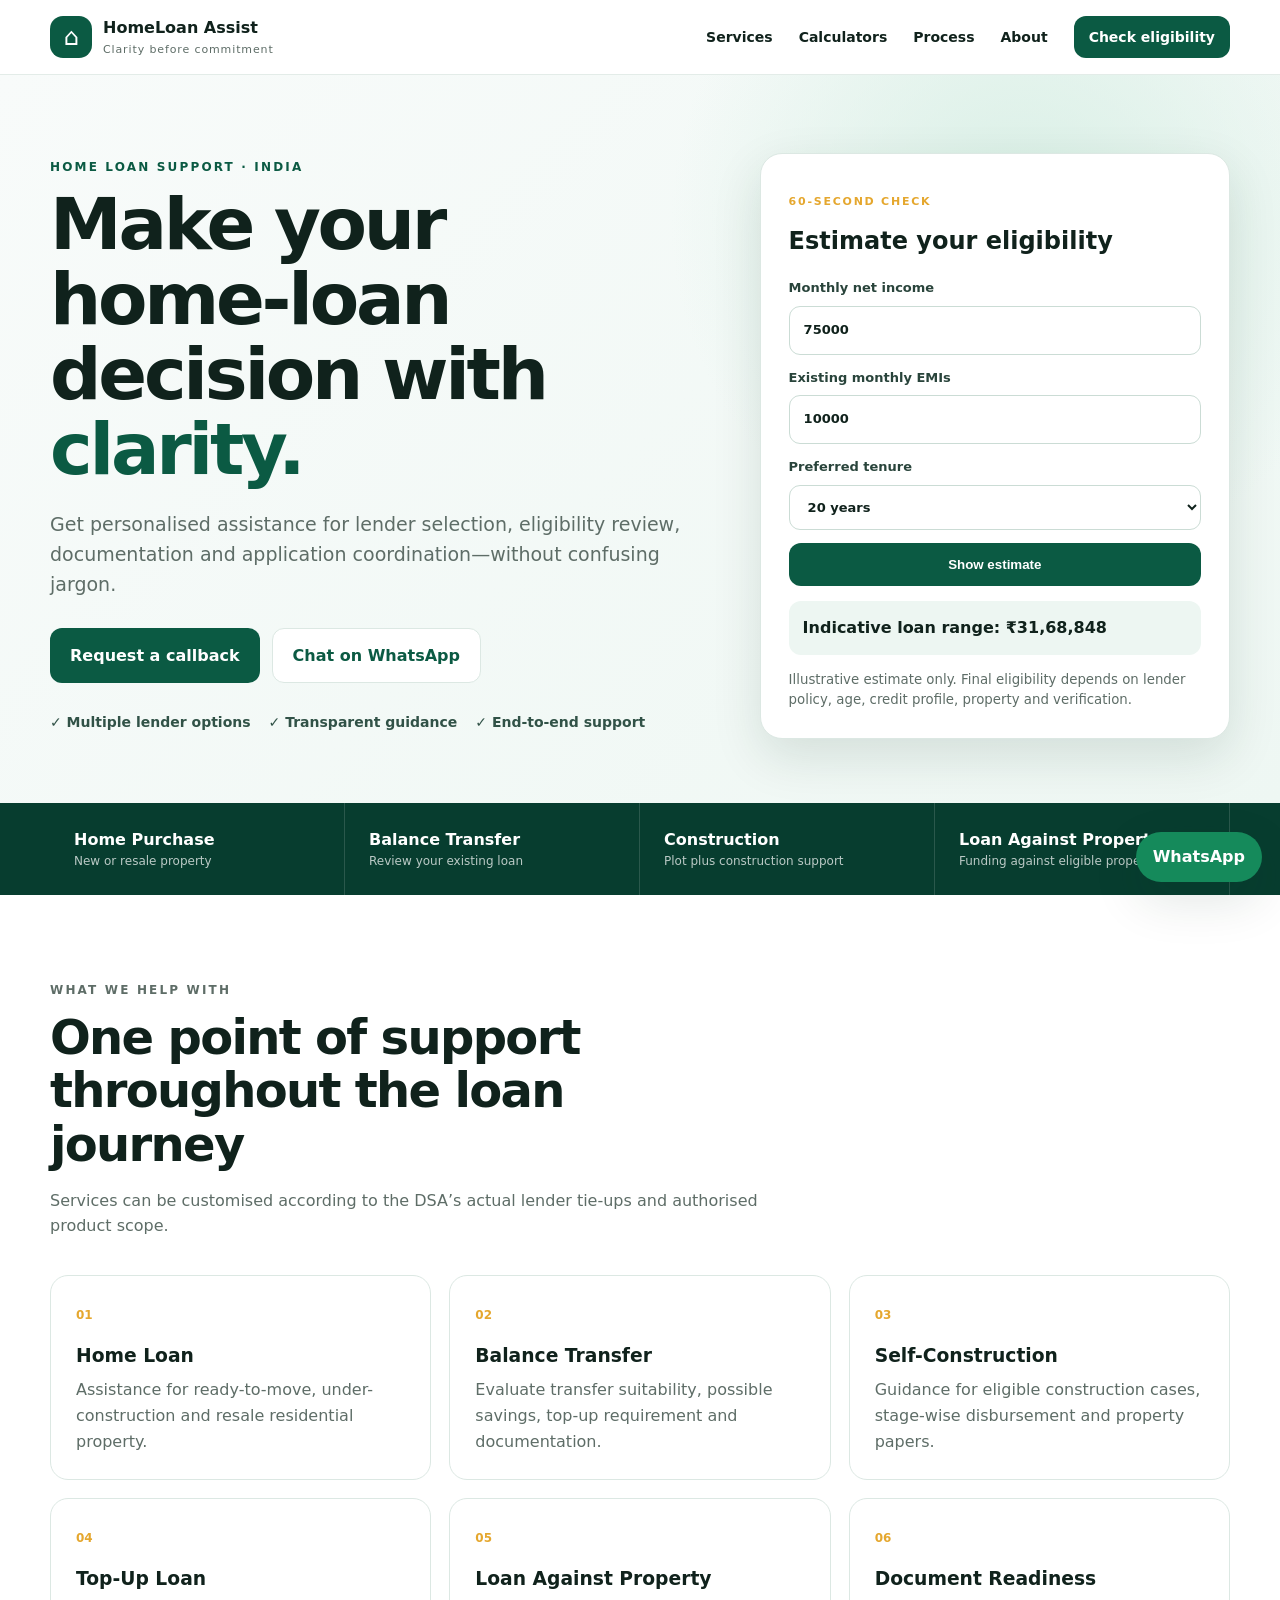
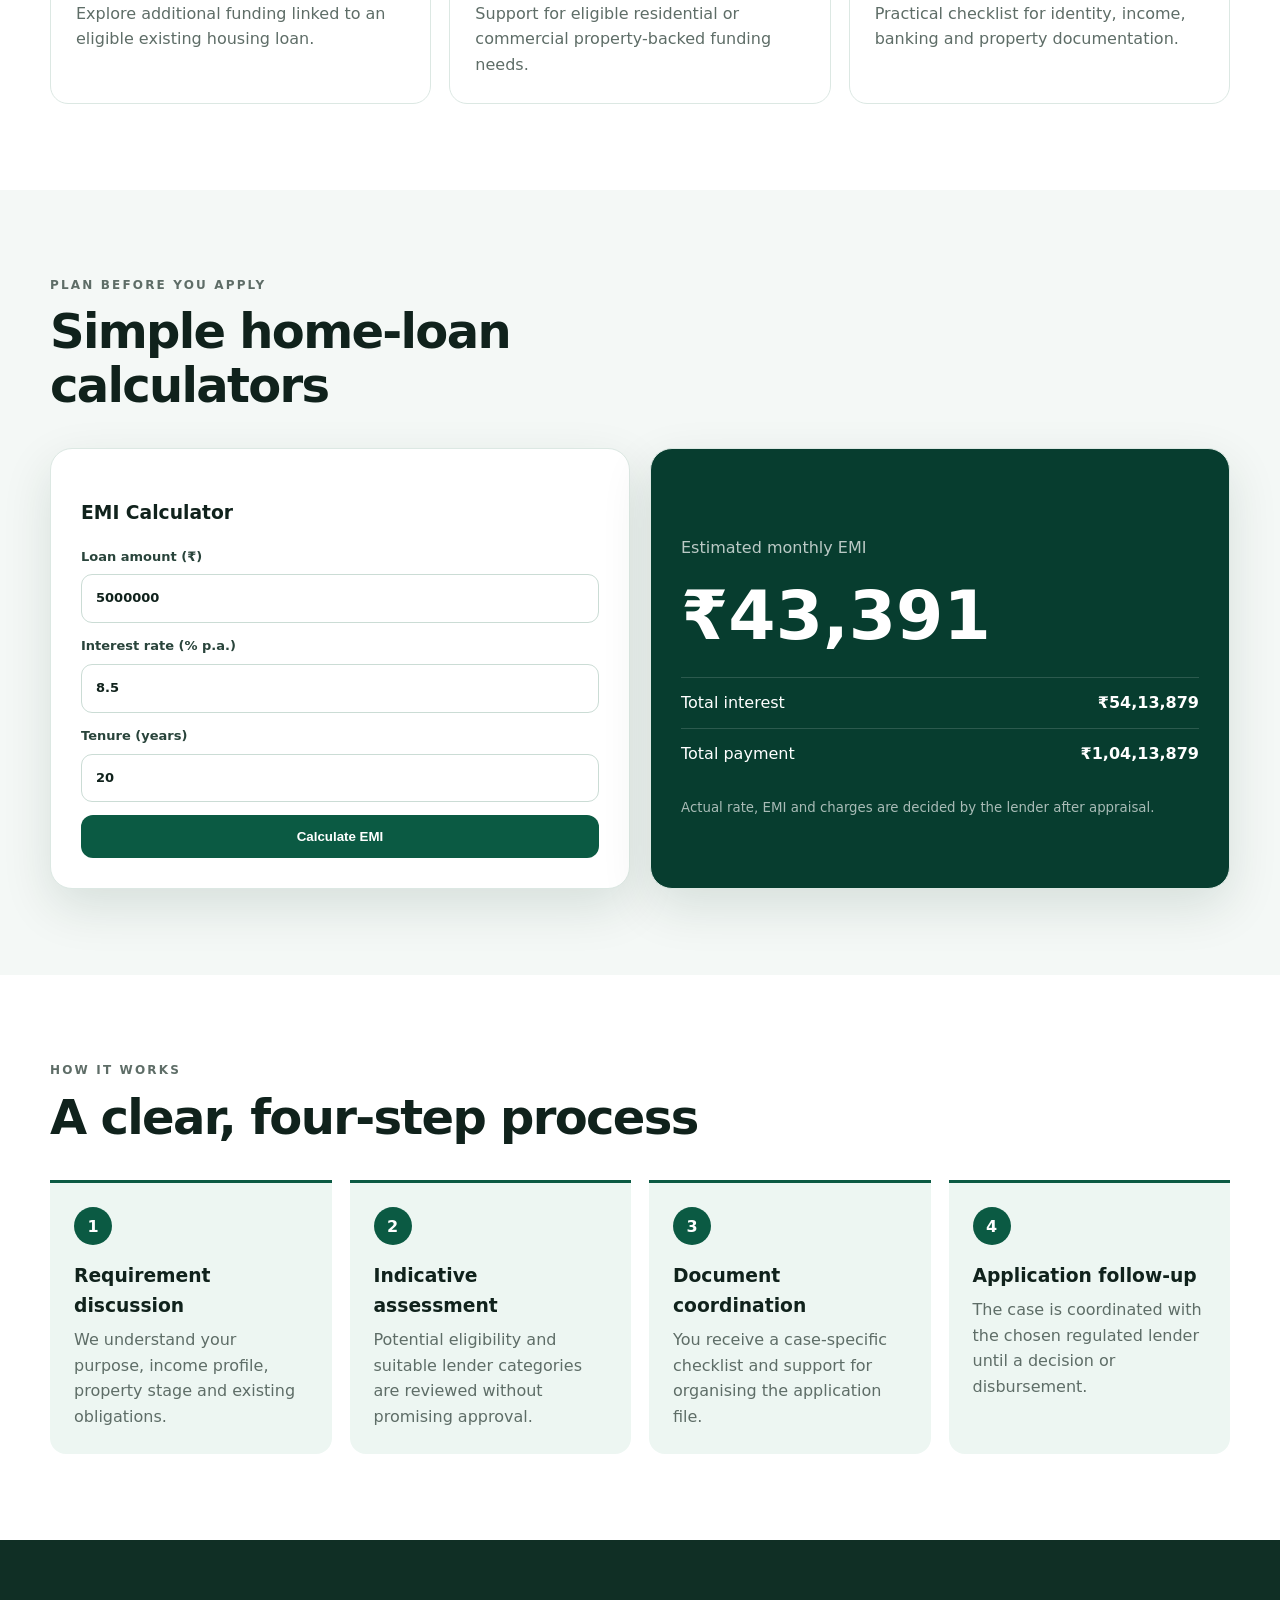
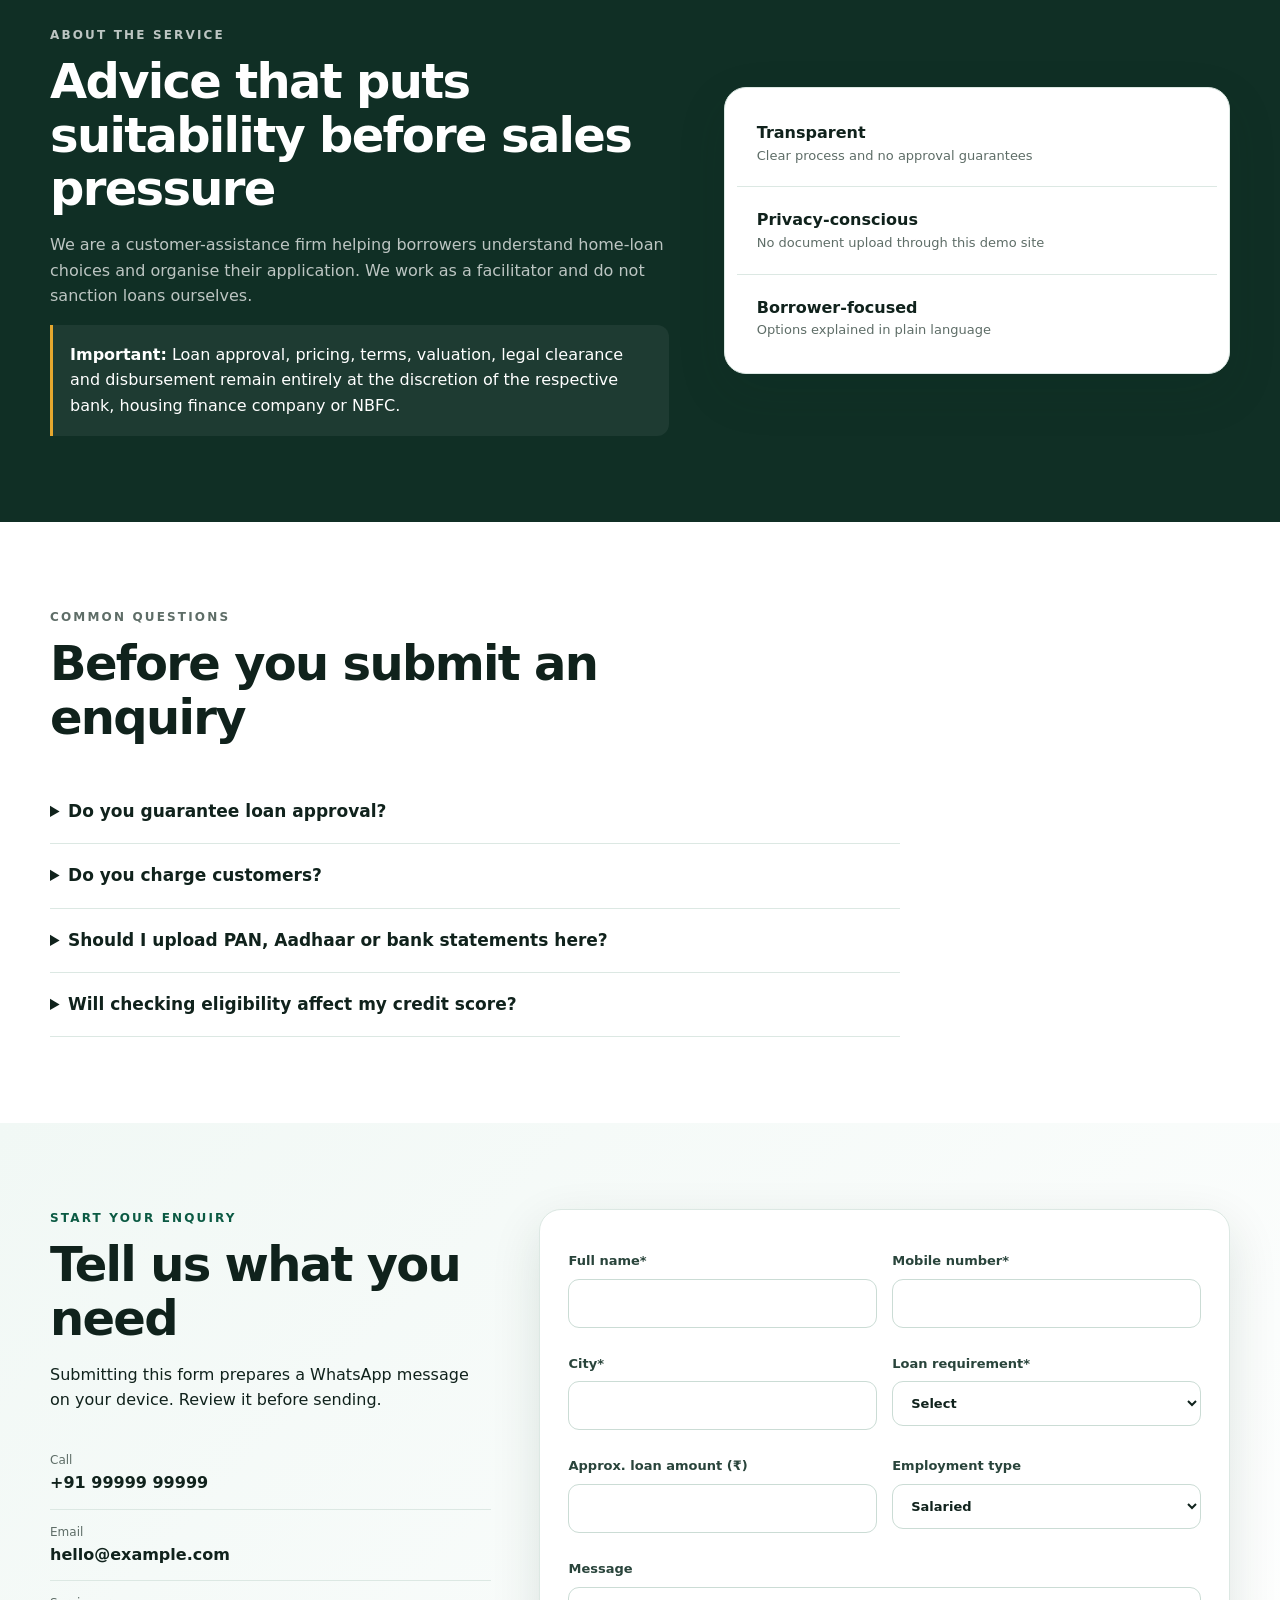
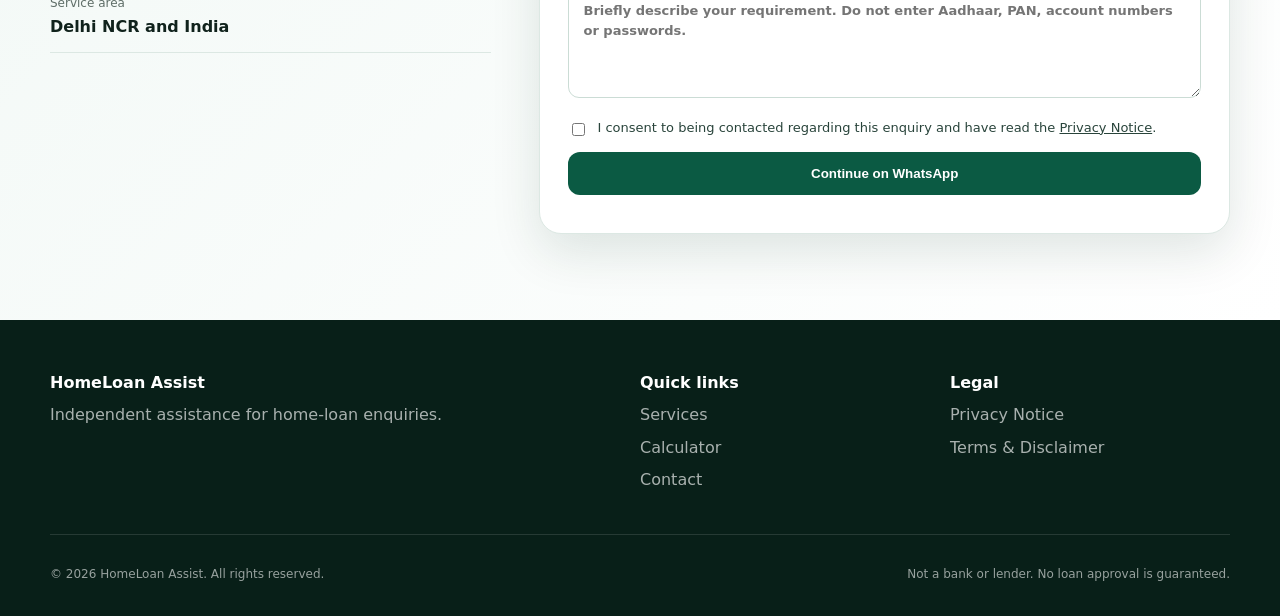
<file: index.html>
<!doctype html>
<html lang="en">
<head>
  <meta charset="utf-8">
  <meta name="viewport" content="width=device-width, initial-scale=1">
  <title>HomeLoan Assist | Trusted Home Loan Guidance</title>
  <meta name="description" content="Independent home-loan assistance for purchase, construction, balance transfer, top-up and loan against property. Check eligibility and request a call back.">
  <meta name="robots" content="index,follow,max-image-preview:large">
  <meta name="theme-color" content="#0b3d2e">
  <link rel="canonical" href="https://www.example.com/">
  <meta property="og:type" content="website">
  <meta property="og:title" content="HomeLoan Assist | Trusted Home Loan Guidance">
  <meta property="og:description" content="Compare suitable home-loan options and get end-to-end assistance.">
  <meta property="og:url" content="https://www.example.com/">
  <meta property="og:image" content="https://www.example.com/assets/images/og-cover.svg">
  <link rel="icon" href="assets/images/favicon.svg" type="image/svg+xml">
  <link rel="stylesheet" href="assets/css/styles.css">
  <script type="application/ld+json" id="business-schema">
  {
    "@context":"https://schema.org",
    "@type":"FinancialService",
    "name":"HomeLoan Assist",
    "url":"https://www.example.com/",
    "telephone":"+91-99999-99999",
    "email":"hello@example.com",
    "areaServed":"India",
    "description":"Home-loan assistance and customer support service.",
    "address":{"@type":"PostalAddress","addressCountry":"IN"}
  }
  </script>
</head>
<body>
  <a class="skip-link" href="#main">Skip to content</a>

  <header class="site-header" id="top">
    <div class="container nav-wrap">
      <a class="brand" href="#top" aria-label="HomeLoan Assist home">
        <span class="brand-mark" aria-hidden="true">⌂</span>
        <span><strong data-brand-name>HomeLoan Assist</strong><small data-brand-tagline>Clarity before commitment</small></span>
      </a>
      <button class="menu-toggle" type="button" aria-expanded="false" aria-controls="site-nav">Menu</button>
      <nav id="site-nav" class="site-nav" aria-label="Main navigation">
        <a href="#services">Services</a>
        <a href="#calculator">Calculators</a>
        <a href="#process">Process</a>
        <a href="#about">About</a>
        <a class="btn btn-small" href="#contact">Check eligibility</a>
      </nav>
    </div>
  </header>

  <main id="main">
    <section class="hero">
      <div class="container hero-grid">
        <div>
          <p class="eyebrow">HOME LOAN SUPPORT · INDIA</p>
          <h1>Make your home-loan decision with <span>clarity.</span></h1>
          <p class="hero-copy">Get personalised assistance for lender selection, eligibility review, documentation and application coordination—without confusing jargon.</p>
          <div class="hero-actions">
            <a class="btn" href="#contact">Request a callback</a>
            <a class="btn btn-ghost" id="hero-whatsapp" href="#" target="_blank" rel="noopener">Chat on WhatsApp</a>
          </div>
          <div class="trust-row" aria-label="Service highlights">
            <span>✓ Multiple lender options</span>
            <span>✓ Transparent guidance</span>
            <span>✓ End-to-end support</span>
          </div>
        </div>
        <aside class="hero-card" aria-label="Quick eligibility form">
          <p class="card-label">60-SECOND CHECK</p>
          <h2>Estimate your eligibility</h2>
          <label>Monthly net income
            <span class="input-prefix">₹</span>
            <input id="quick-income" type="number" min="10000" step="1000" value="75000">
          </label>
          <label>Existing monthly EMIs
            <span class="input-prefix">₹</span>
            <input id="quick-emi" type="number" min="0" step="500" value="10000">
          </label>
          <label>Preferred tenure
            <select id="quick-tenure">
              <option value="15">15 years</option>
              <option value="20" selected>20 years</option>
              <option value="25">25 years</option>
              <option value="30">30 years</option>
            </select>
          </label>
          <button class="btn btn-full" id="quick-calculate" type="button">Show estimate</button>
          <div class="quick-result" id="quick-result" aria-live="polite">Indicative eligibility will appear here.</div>
          <small>Illustrative estimate only. Final eligibility depends on lender policy, age, credit profile, property and verification.</small>
        </aside>
      </div>
    </section>

    <section class="stats-strip">
      <div class="container stats-grid">
        <div><strong>Home Purchase</strong><span>New or resale property</span></div>
        <div><strong>Balance Transfer</strong><span>Review your existing loan</span></div>
        <div><strong>Construction</strong><span>Plot plus construction support</span></div>
        <div><strong>Loan Against Property</strong><span>Funding against eligible property</span></div>
      </div>
    </section>

    <section class="section" id="services">
      <div class="container">
        <div class="section-heading">
          <p class="eyebrow">WHAT WE HELP WITH</p>
          <h2>One point of support throughout the loan journey</h2>
          <p>Services can be customised according to the DSA’s actual lender tie-ups and authorised product scope.</p>
        </div>
        <div class="cards">
          <article class="service-card"><span>01</span><h3>Home Loan</h3><p>Assistance for ready-to-move, under-construction and resale residential property.</p></article>
          <article class="service-card"><span>02</span><h3>Balance Transfer</h3><p>Evaluate transfer suitability, possible savings, top-up requirement and documentation.</p></article>
          <article class="service-card"><span>03</span><h3>Self-Construction</h3><p>Guidance for eligible construction cases, stage-wise disbursement and property papers.</p></article>
          <article class="service-card"><span>04</span><h3>Top-Up Loan</h3><p>Explore additional funding linked to an eligible existing housing loan.</p></article>
          <article class="service-card"><span>05</span><h3>Loan Against Property</h3><p>Support for eligible residential or commercial property-backed funding needs.</p></article>
          <article class="service-card"><span>06</span><h3>Document Readiness</h3><p>Practical checklist for identity, income, banking and property documentation.</p></article>
        </div>
      </div>
    </section>

    <section class="section alt" id="calculator">
      <div class="container">
        <div class="section-heading">
          <p class="eyebrow">PLAN BEFORE YOU APPLY</p>
          <h2>Simple home-loan calculators</h2>
        </div>
        <div class="calculator-grid">
          <div class="calculator-card">
            <h3>EMI Calculator</h3>
            <label>Loan amount (₹)<input id="loan-amount" type="number" min="100000" step="100000" value="5000000"></label>
            <label>Interest rate (% p.a.)<input id="interest-rate" type="number" min="1" max="30" step="0.05" value="8.5"></label>
            <label>Tenure (years)<input id="loan-tenure" type="number" min="1" max="40" value="20"></label>
            <button class="btn btn-full" id="emi-calculate" type="button">Calculate EMI</button>
          </div>
          <div class="result-card" aria-live="polite">
            <p>Estimated monthly EMI</p>
            <strong id="emi-result">₹43,391</strong>
            <div><span>Total interest</span><b id="interest-result">₹54,13,840</b></div>
            <div><span>Total payment</span><b id="payment-result">₹1,04,13,840</b></div>
            <small>Actual rate, EMI and charges are decided by the lender after appraisal.</small>
          </div>
        </div>
      </div>
    </section>

    <section class="section" id="process">
      <div class="container">
        <div class="section-heading">
          <p class="eyebrow">HOW IT WORKS</p>
          <h2>A clear, four-step process</h2>
        </div>
        <ol class="timeline">
          <li><span>1</span><div><h3>Requirement discussion</h3><p>We understand your purpose, income profile, property stage and existing obligations.</p></div></li>
          <li><span>2</span><div><h3>Indicative assessment</h3><p>Potential eligibility and suitable lender categories are reviewed without promising approval.</p></div></li>
          <li><span>3</span><div><h3>Document coordination</h3><p>You receive a case-specific checklist and support for organising the application file.</p></div></li>
          <li><span>4</span><div><h3>Application follow-up</h3><p>The case is coordinated with the chosen regulated lender until a decision or disbursement.</p></div></li>
        </ol>
      </div>
    </section>

    <section class="section about" id="about">
      <div class="container about-grid">
        <div>
          <p class="eyebrow">ABOUT THE SERVICE</p>
          <h2>Advice that puts suitability before sales pressure</h2>
          <p data-about-text>We are a customer-assistance firm helping borrowers understand home-loan choices and organise their application. We work as a facilitator and do not sanction loans ourselves.</p>
          <div class="notice"><strong>Important:</strong> Loan approval, pricing, terms, valuation, legal clearance and disbursement remain entirely at the discretion of the respective bank, housing finance company or NBFC.</div>
        </div>
        <div class="values-card">
          <div><strong>Transparent</strong><span>Clear process and no approval guarantees</span></div>
          <div><strong>Privacy-conscious</strong><span>No document upload through this demo site</span></div>
          <div><strong>Borrower-focused</strong><span>Options explained in plain language</span></div>
        </div>
      </div>
    </section>

    <section class="section faq-section">
      <div class="container">
        <div class="section-heading"><p class="eyebrow">COMMON QUESTIONS</p><h2>Before you submit an enquiry</h2></div>
        <div class="faq">
          <details><summary>Do you guarantee loan approval?</summary><p>No. Only the lender can approve or reject a loan after credit, income, legal, technical and policy checks.</p></details>
          <details><summary>Do you charge customers?</summary><p data-fee-text>Initial consultation is free. Any customer-payable service fee, if applicable, must be disclosed in writing before engagement.</p></details>
          <details><summary>Should I upload PAN, Aadhaar or bank statements here?</summary><p>No. This demo website intentionally avoids document uploads. Share documents only through a verified and secure channel after confirming the recipient.</p></details>
          <details><summary>Will checking eligibility affect my credit score?</summary><p>This website’s calculator does not access your credit report. A formal lender enquiry may be recorded according to the credit bureau’s process.</p></details>
        </div>
      </div>
    </section>

    <section class="section contact-section" id="contact">
      <div class="container contact-grid">
        <div>
          <p class="eyebrow">START YOUR ENQUIRY</p>
          <h2>Tell us what you need</h2>
          <p>Submitting this form prepares a WhatsApp message on your device. Review it before sending.</p>
          <div class="contact-list">
            <a id="phone-link" href="#"><span>Call</span><strong data-phone-display>+91 99999 99999</strong></a>
            <a id="email-link" href="#"><span>Email</span><strong data-email>hello@example.com</strong></a>
            <div><span>Service area</span><strong data-service-area>India</strong></div>
          </div>
        </div>
        <form id="lead-form" class="lead-form">
          <div class="field-row">
            <label>Full name*<input name="name" autocomplete="name" required maxlength="80"></label>
            <label>Mobile number*<input name="mobile" inputmode="numeric" autocomplete="tel" required pattern="[0-9+\s-]{10,16}" maxlength="16"></label>
          </div>
          <div class="field-row">
            <label>City*<input name="city" autocomplete="address-level2" required maxlength="60"></label>
            <label>Loan requirement*
              <select name="product" required>
                <option value="">Select</option><option>Home Purchase</option><option>Balance Transfer</option><option>Self-Construction</option><option>Top-Up Loan</option><option>Loan Against Property</option><option>Other</option>
              </select>
            </label>
          </div>
          <div class="field-row">
            <label>Approx. loan amount (₹)<input name="amount" type="number" min="0" step="100000"></label>
            <label>Employment type
              <select name="employment"><option>Salaried</option><option>Self-employed professional</option><option>Self-employed business</option><option>Other</option></select>
            </label>
          </div>
          <label>Message<textarea name="message" rows="4" maxlength="500" placeholder="Briefly describe your requirement. Do not enter Aadhaar, PAN, account numbers or passwords."></textarea></label>
          <label class="consent"><input name="consent" type="checkbox" required> <span>I consent to being contacted regarding this enquiry and have read the <a href="privacy.html">Privacy Notice</a>.</span></label>
          <button class="btn btn-full" type="submit">Continue on WhatsApp</button>
          <p class="form-status" id="form-status" aria-live="polite"></p>
        </form>
      </div>
    </section>
  </main>

  <footer class="site-footer">
    <div class="container footer-grid">
      <div><strong data-brand-name>HomeLoan Assist</strong><p data-footer-description>Independent assistance for home-loan enquiries.</p></div>
      <div><strong>Quick links</strong><a href="#services">Services</a><a href="#calculator">Calculator</a><a href="#contact">Contact</a></div>
      <div><strong>Legal</strong><a href="privacy.html">Privacy Notice</a><a href="terms.html">Terms & Disclaimer</a></div>
    </div>
    <div class="container footer-bottom">
      <p>© <span id="year"></span> <span data-brand-name>HomeLoan Assist</span>. All rights reserved.</p>
      <p>Not a bank or lender. No loan approval is guaranteed.</p>
    </div>
  </footer>

  <a class="floating-wa" id="floating-whatsapp" href="#" target="_blank" rel="noopener" aria-label="Chat on WhatsApp">WhatsApp</a>
  <script src="assets/js/config.js"></script>
  <script src="assets/js/app.js"></script>
</body>
</html>
</file>
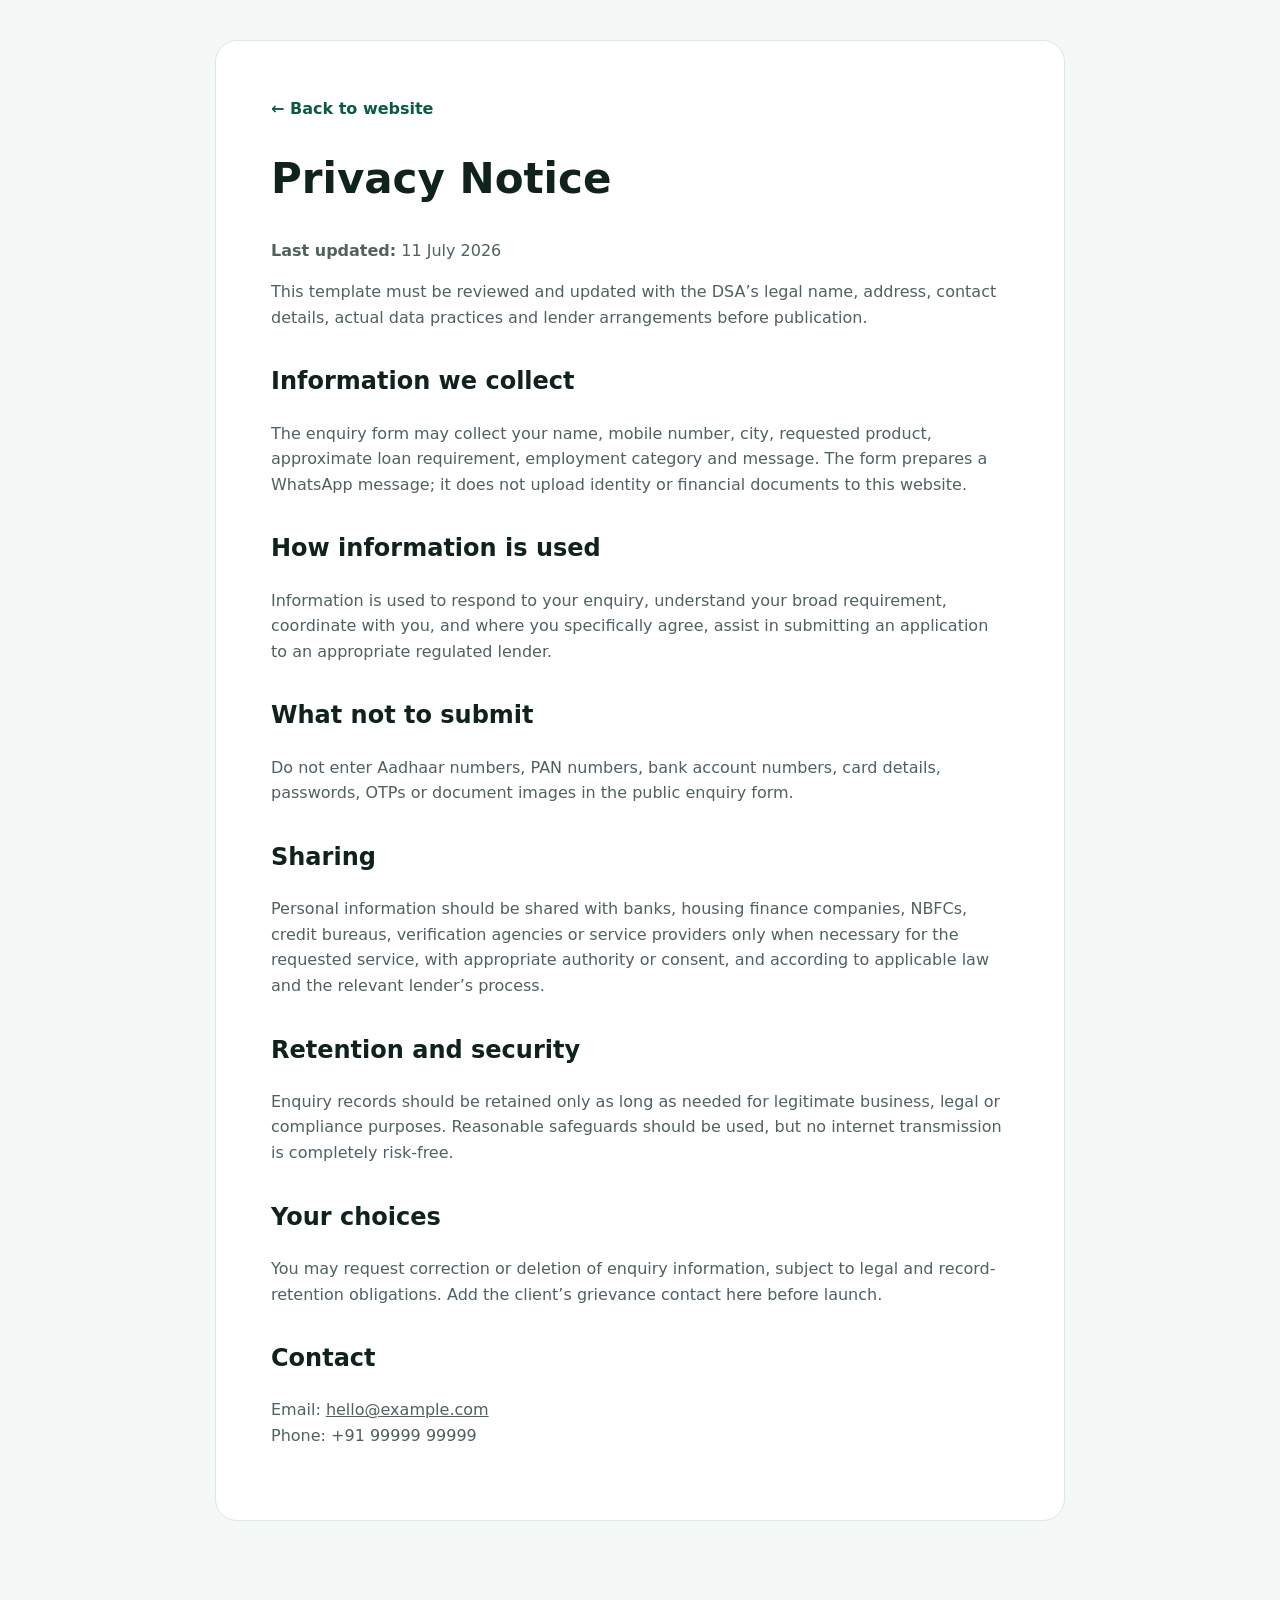
<file: privacy.html>
<!doctype html><html lang="en"><head><meta charset="utf-8"><meta name="viewport" content="width=device-width,initial-scale=1"><title>Privacy Notice | HomeLoan Assist</title><meta name="robots" content="index,follow"><link rel="stylesheet" href="assets/css/styles.css"></head><body class="legal-page"><main class="container"><article class="legal-shell"><a class="back-link" href="index.html">← Back to website</a><h1>Privacy Notice</h1><p><strong>Last updated:</strong> 11 July 2026</p><p>This template must be reviewed and updated with the DSA’s legal name, address, contact details, actual data practices and lender arrangements before publication.</p><h2>Information we collect</h2><p>The enquiry form may collect your name, mobile number, city, requested product, approximate loan requirement, employment category and message. The form prepares a WhatsApp message; it does not upload identity or financial documents to this website.</p><h2>How information is used</h2><p>Information is used to respond to your enquiry, understand your broad requirement, coordinate with you, and where you specifically agree, assist in submitting an application to an appropriate regulated lender.</p><h2>What not to submit</h2><p>Do not enter Aadhaar numbers, PAN numbers, bank account numbers, card details, passwords, OTPs or document images in the public enquiry form.</p><h2>Sharing</h2><p>Personal information should be shared with banks, housing finance companies, NBFCs, credit bureaus, verification agencies or service providers only when necessary for the requested service, with appropriate authority or consent, and according to applicable law and the relevant lender’s process.</p><h2>Retention and security</h2><p>Enquiry records should be retained only as long as needed for legitimate business, legal or compliance purposes. Reasonable safeguards should be used, but no internet transmission is completely risk-free.</p><h2>Your choices</h2><p>You may request correction or deletion of enquiry information, subject to legal and record-retention obligations. Add the client’s grievance contact here before launch.</p><h2>Contact</h2><p>Email: <a href="mailto:hello@example.com">hello@example.com</a><br>Phone: +91 99999 99999</p></article></main></body></html>
</file>
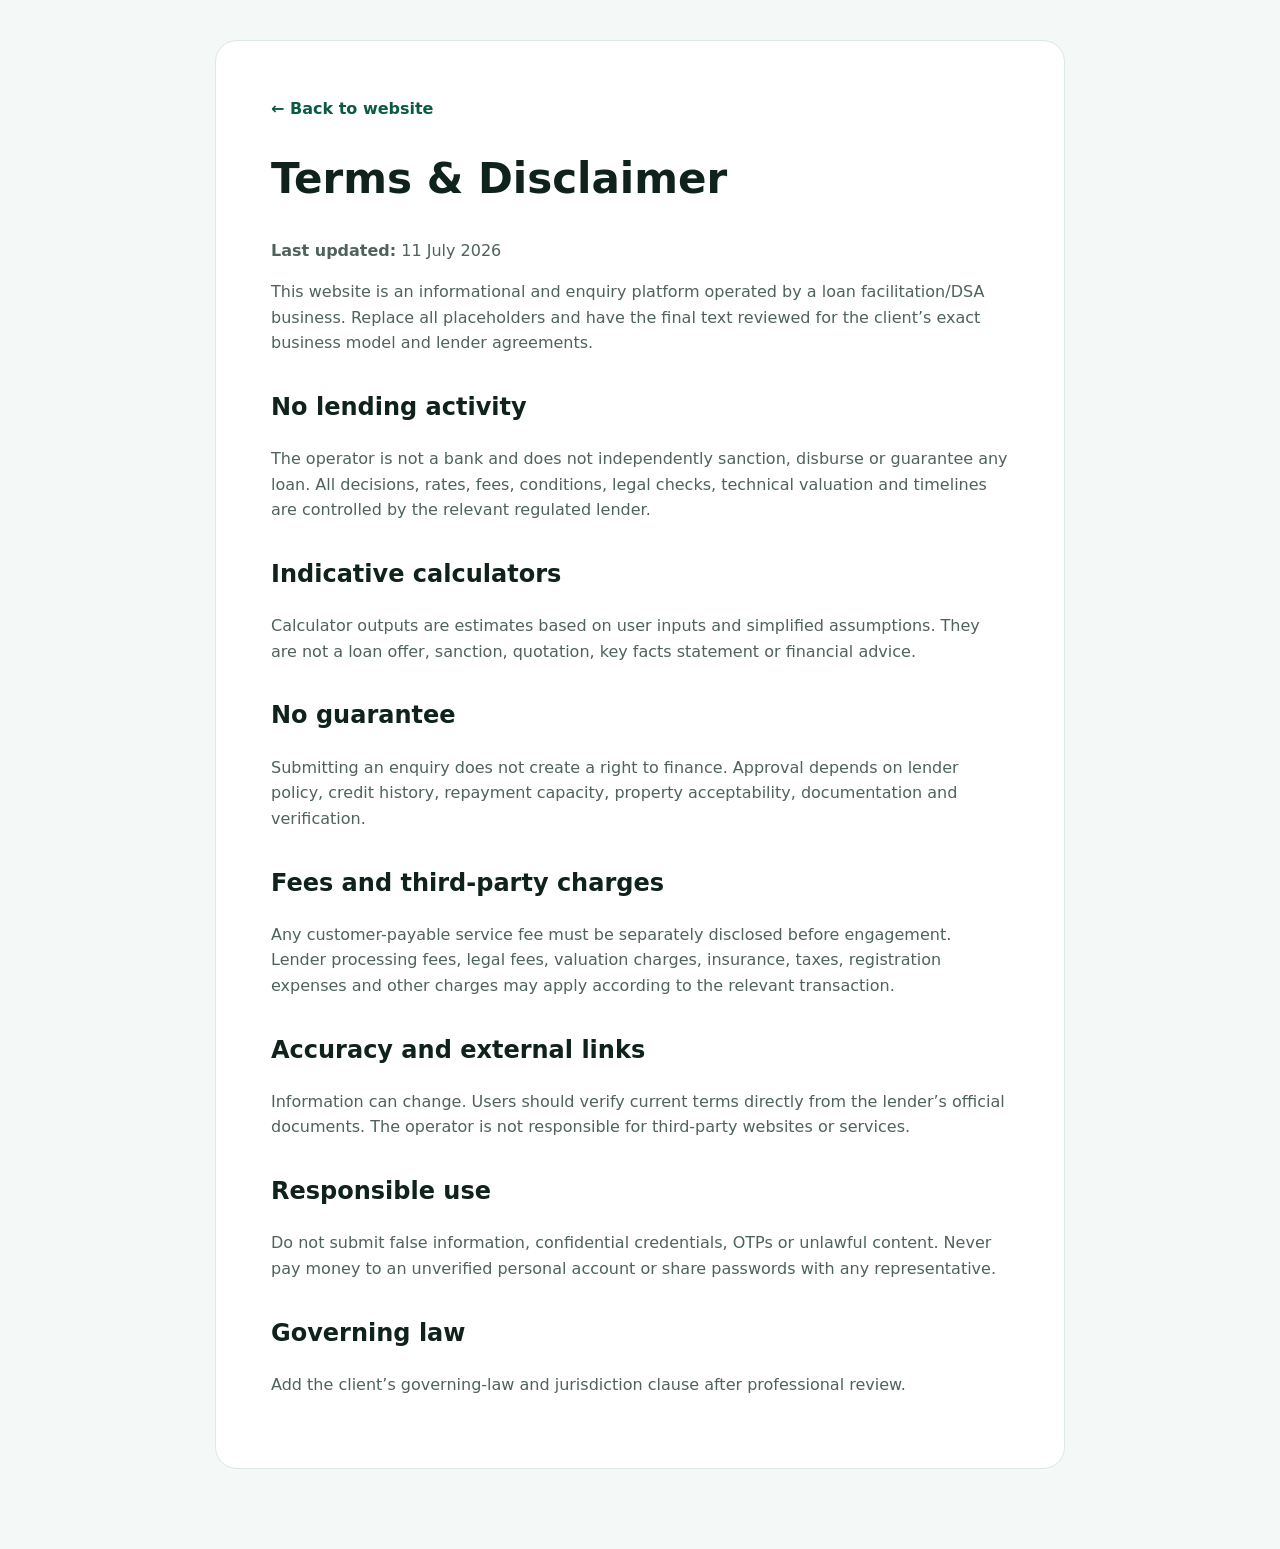
<file: terms.html>
<!doctype html><html lang="en"><head><meta charset="utf-8"><meta name="viewport" content="width=device-width,initial-scale=1"><title>Terms & Disclaimer | HomeLoan Assist</title><meta name="robots" content="index,follow"><link rel="stylesheet" href="assets/css/styles.css"></head><body class="legal-page"><main class="container"><article class="legal-shell"><a class="back-link" href="index.html">← Back to website</a><h1>Terms & Disclaimer</h1><p><strong>Last updated:</strong> 11 July 2026</p><p>This website is an informational and enquiry platform operated by a loan facilitation/DSA business. Replace all placeholders and have the final text reviewed for the client’s exact business model and lender agreements.</p><h2>No lending activity</h2><p>The operator is not a bank and does not independently sanction, disburse or guarantee any loan. All decisions, rates, fees, conditions, legal checks, technical valuation and timelines are controlled by the relevant regulated lender.</p><h2>Indicative calculators</h2><p>Calculator outputs are estimates based on user inputs and simplified assumptions. They are not a loan offer, sanction, quotation, key facts statement or financial advice.</p><h2>No guarantee</h2><p>Submitting an enquiry does not create a right to finance. Approval depends on lender policy, credit history, repayment capacity, property acceptability, documentation and verification.</p><h2>Fees and third-party charges</h2><p>Any customer-payable service fee must be separately disclosed before engagement. Lender processing fees, legal fees, valuation charges, insurance, taxes, registration expenses and other charges may apply according to the relevant transaction.</p><h2>Accuracy and external links</h2><p>Information can change. Users should verify current terms directly from the lender’s official documents. The operator is not responsible for third-party websites or services.</p><h2>Responsible use</h2><p>Do not submit false information, confidential credentials, OTPs or unlawful content. Never pay money to an unverified personal account or share passwords with any representative.</p><h2>Governing law</h2><p>Add the client’s governing-law and jurisdiction clause after professional review.</p></article></main></body></html>
</file>
<file: assets/css/styles.css>
:root{
  --ink:#10221c;--muted:#5e6d67;--brand:#0b5a43;--brand-dark:#073d2f;
  --accent:#e5a72e;--soft:#edf6f2;--white:#fff;--line:#dce8e3;
  --shadow:0 18px 50px rgba(9,48,37,.12);--radius:22px;--max:1180px;
}
*{box-sizing:border-box}html{scroll-behavior:smooth}body{margin:0;font-family:Inter,ui-sans-serif,system-ui,-apple-system,"Segoe UI",sans-serif;color:var(--ink);background:#fff;line-height:1.6}
a{color:inherit}img{max-width:100%}.container{width:min(var(--max),calc(100% - 32px));margin:auto}.skip-link{position:absolute;left:-999px}.skip-link:focus{left:16px;top:12px;z-index:999;background:#fff;padding:10px}
.site-header{position:sticky;top:0;z-index:100;background:rgba(255,255,255,.94);backdrop-filter:blur(14px);border-bottom:1px solid rgba(220,232,227,.8)}
.nav-wrap{height:74px;display:flex;align-items:center;justify-content:space-between}.brand{display:flex;gap:11px;align-items:center;text-decoration:none}.brand-mark{display:grid;place-items:center;width:42px;height:42px;border-radius:13px;background:var(--brand);color:#fff;font-size:24px}.brand strong,.brand small{display:block}.brand small{font-size:11px;color:var(--muted);letter-spacing:.08em}
.site-nav{display:flex;align-items:center;gap:26px}.site-nav a{text-decoration:none;font-weight:650;font-size:14px}.menu-toggle{display:none;border:1px solid var(--line);background:#fff;border-radius:10px;padding:9px 12px}
.btn{display:inline-flex;justify-content:center;align-items:center;border:0;border-radius:12px;padding:14px 20px;background:var(--brand);color:#fff;text-decoration:none;font-weight:750;cursor:pointer;transition:.2s}.btn:hover{transform:translateY(-1px);background:var(--brand-dark)}.btn-small{padding:10px 15px}.btn-ghost{background:#fff;color:var(--brand);border:1px solid var(--line)}.btn-full{width:100%}
.hero{padding:78px 0 64px;background:radial-gradient(circle at 80% 20%,#d8efe5 0,transparent 30%),linear-gradient(135deg,#f8fbfa,#eef7f3)}.hero-grid{display:grid;grid-template-columns:1.16fr .84fr;gap:60px;align-items:center}.eyebrow{font-size:12px;letter-spacing:.18em;font-weight:850;color:var(--brand);margin:0 0 10px}.hero h1{font-size:clamp(43px,6vw,72px);line-height:1.04;letter-spacing:-.045em;margin:0 0 22px;max-width:760px}.hero h1 span{color:var(--brand)}.hero-copy{font-size:19px;color:var(--muted);max-width:650px}.hero-actions{display:flex;gap:12px;margin:28px 0}.trust-row{display:flex;flex-wrap:wrap;gap:18px;font-size:14px;font-weight:650;color:#315247}
.hero-card,.calculator-card,.result-card,.lead-form,.values-card{background:#fff;border:1px solid var(--line);border-radius:var(--radius);box-shadow:var(--shadow)}.hero-card{padding:28px}.hero-card h2{margin:0 0 18px}.card-label{font-size:11px;font-weight:850;letter-spacing:.16em;color:var(--accent)}
label{display:block;font-size:13px;font-weight:720;margin:13px 0;color:#29443b}input,select,textarea{width:100%;margin-top:7px;border:1px solid #cbdcd5;border-radius:11px;padding:13px 14px;font:inherit;color:var(--ink);background:#fff}input:focus,select:focus,textarea:focus{outline:3px solid rgba(11,90,67,.12);border-color:var(--brand)}.input-prefix{position:absolute;opacity:0}.quick-result{margin:15px 0;padding:14px;border-radius:12px;background:var(--soft);font-weight:750}.hero-card small,.result-card small{display:block;color:var(--muted);line-height:1.5}
.stats-strip{background:var(--brand-dark);color:#fff}.stats-grid{display:grid;grid-template-columns:repeat(4,1fr)}.stats-grid div{padding:24px;border-right:1px solid rgba(255,255,255,.14)}.stats-grid strong,.stats-grid span{display:block}.stats-grid span{font-size:12px;opacity:.72}
.section{padding:86px 0}.section.alt{background:#f4f8f6}.section-heading{max-width:720px;margin-bottom:36px}.section-heading h2,.about h2,.contact-section h2{font-size:clamp(32px,4vw,48px);line-height:1.12;letter-spacing:-.035em;margin:0 0 13px}.section-heading p{color:var(--muted)}
.cards{display:grid;grid-template-columns:repeat(3,1fr);gap:18px}.service-card{padding:25px;border:1px solid var(--line);border-radius:18px;background:#fff}.service-card span{font-size:12px;font-weight:900;color:var(--accent)}.service-card h3{margin:14px 0 7px}.service-card p{color:var(--muted);margin:0}
.calculator-grid{display:grid;grid-template-columns:1fr 1fr;gap:20px}.calculator-card,.result-card{padding:30px}.result-card{display:flex;flex-direction:column;justify-content:center;background:var(--brand-dark);color:#fff}.result-card>p{opacity:.72}.result-card>strong{font-size:clamp(42px,6vw,68px);line-height:1;margin:5px 0 27px}.result-card div{display:flex;justify-content:space-between;padding:12px 0;border-top:1px solid rgba(255,255,255,.15)}.result-card small{color:rgba(255,255,255,.65);margin-top:20px}
.timeline{list-style:none;padding:0;margin:0;display:grid;grid-template-columns:repeat(4,1fr);gap:18px}.timeline li{padding:24px;border-top:3px solid var(--brand);background:var(--soft);border-radius:0 0 16px 16px}.timeline li>span{display:grid;place-items:center;width:38px;height:38px;border-radius:50%;background:var(--brand);color:#fff;font-weight:850}.timeline h3{margin:16px 0 6px}.timeline p{margin:0;color:var(--muted)}
.about{background:#102f25;color:#fff}.about-grid{display:grid;grid-template-columns:1.1fr .9fr;gap:55px;align-items:center}.about p{color:rgba(255,255,255,.72)}.notice{padding:17px;border-left:3px solid var(--accent);background:rgba(255,255,255,.06);border-radius:0 12px 12px 0}.values-card{padding:12px;background:#fff;color:var(--ink)}.values-card div{padding:20px;border-bottom:1px solid var(--line)}.values-card div:last-child{border:0}.values-card strong,.values-card span{display:block}.values-card span{font-size:13px;color:var(--muted)}
.faq{max-width:850px}.faq details{border-bottom:1px solid var(--line);padding:18px 0}.faq summary{font-size:17px;font-weight:760;cursor:pointer}.faq p{color:var(--muted)}
.contact-section{background:linear-gradient(135deg,#f1f8f5,#fff)}.contact-grid{display:grid;grid-template-columns:.78fr 1.22fr;gap:48px}.contact-list{margin-top:25px}.contact-list a,.contact-list>div{display:block;text-decoration:none;padding:13px 0;border-bottom:1px solid var(--line)}.contact-list span,.contact-list strong{display:block}.contact-list span{font-size:12px;color:var(--muted)}.lead-form{padding:28px}.field-row{display:grid;grid-template-columns:1fr 1fr;gap:15px}.consent{display:flex;gap:9px;align-items:flex-start;font-weight:500}.consent input{width:auto;margin-top:5px}.form-status{font-size:13px;margin:10px 0 0;color:var(--brand)}
.site-footer{padding:50px 0 20px;background:#081f18;color:#fff}.footer-grid{display:grid;grid-template-columns:2fr 1fr 1fr;gap:30px}.footer-grid a,.footer-grid p{display:block;color:rgba(255,255,255,.65);text-decoration:none;margin:7px 0}.footer-bottom{margin-top:34px;padding-top:18px;border-top:1px solid rgba(255,255,255,.12);display:flex;justify-content:space-between;color:rgba(255,255,255,.58);font-size:12px}
.floating-wa{position:fixed;right:18px;bottom:18px;z-index:80;background:#158a5b;color:#fff;border-radius:999px;padding:12px 17px;text-decoration:none;font-weight:800;box-shadow:var(--shadow)}
.legal-page{background:#f4f8f6}.legal-shell{max-width:850px;margin:40px auto 80px;background:#fff;border:1px solid var(--line);border-radius:22px;padding:clamp(22px,5vw,55px)}.legal-shell h1{font-size:42px;line-height:1.1}.legal-shell h2{margin-top:32px}.legal-shell p,.legal-shell li{color:#4f625b}.back-link{text-decoration:none;color:var(--brand);font-weight:750}
@media(max-width:900px){.site-nav{display:none;position:absolute;left:16px;right:16px;top:69px;flex-direction:column;align-items:stretch;background:#fff;padding:18px;border:1px solid var(--line);border-radius:15px;box-shadow:var(--shadow)}.site-nav.open{display:flex}.menu-toggle{display:block}.hero-grid,.about-grid,.contact-grid{grid-template-columns:1fr}.hero{padding-top:48px}.stats-grid,.timeline{grid-template-columns:repeat(2,1fr)}.cards{grid-template-columns:repeat(2,1fr)}}
@media(max-width:620px){.container{width:min(100% - 22px,var(--max))}.hero h1{font-size:45px}.hero-actions{flex-direction:column}.stats-grid,.cards,.calculator-grid,.timeline,.field-row,.footer-grid{grid-template-columns:1fr}.stats-grid div{border-right:0;border-bottom:1px solid rgba(255,255,255,.12)}.section{padding:64px 0}.footer-bottom{display:block}.floating-wa{font-size:13px}.hero-card,.calculator-card,.result-card,.lead-form{padding:21px}}
@media(prefers-reduced-motion:reduce){html{scroll-behavior:auto}.btn{transition:none}}
</file>
